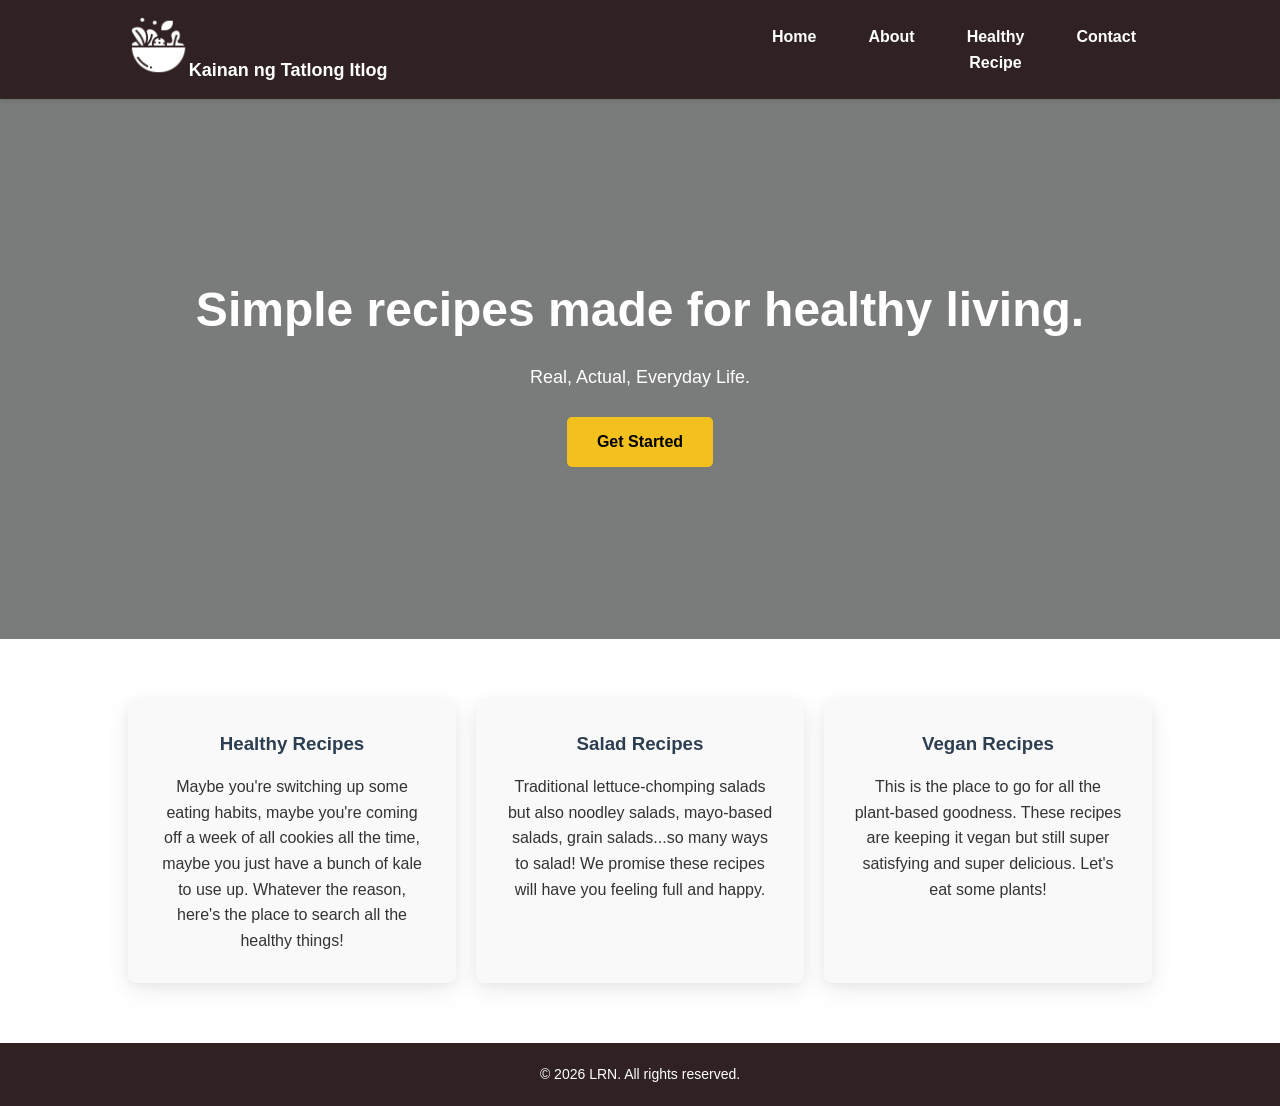
<file: index.html>
<!DOCTYPE html>
<html lang="en">
<head>
    <meta charset="UTF-8">
    <meta name="viewport" content="width=device-width, initial-scale=1.0">
    <title>Document</title>
</head>
<body onload="window.location.href='Simple Website.html'">
    
</body>
</html>
</file>
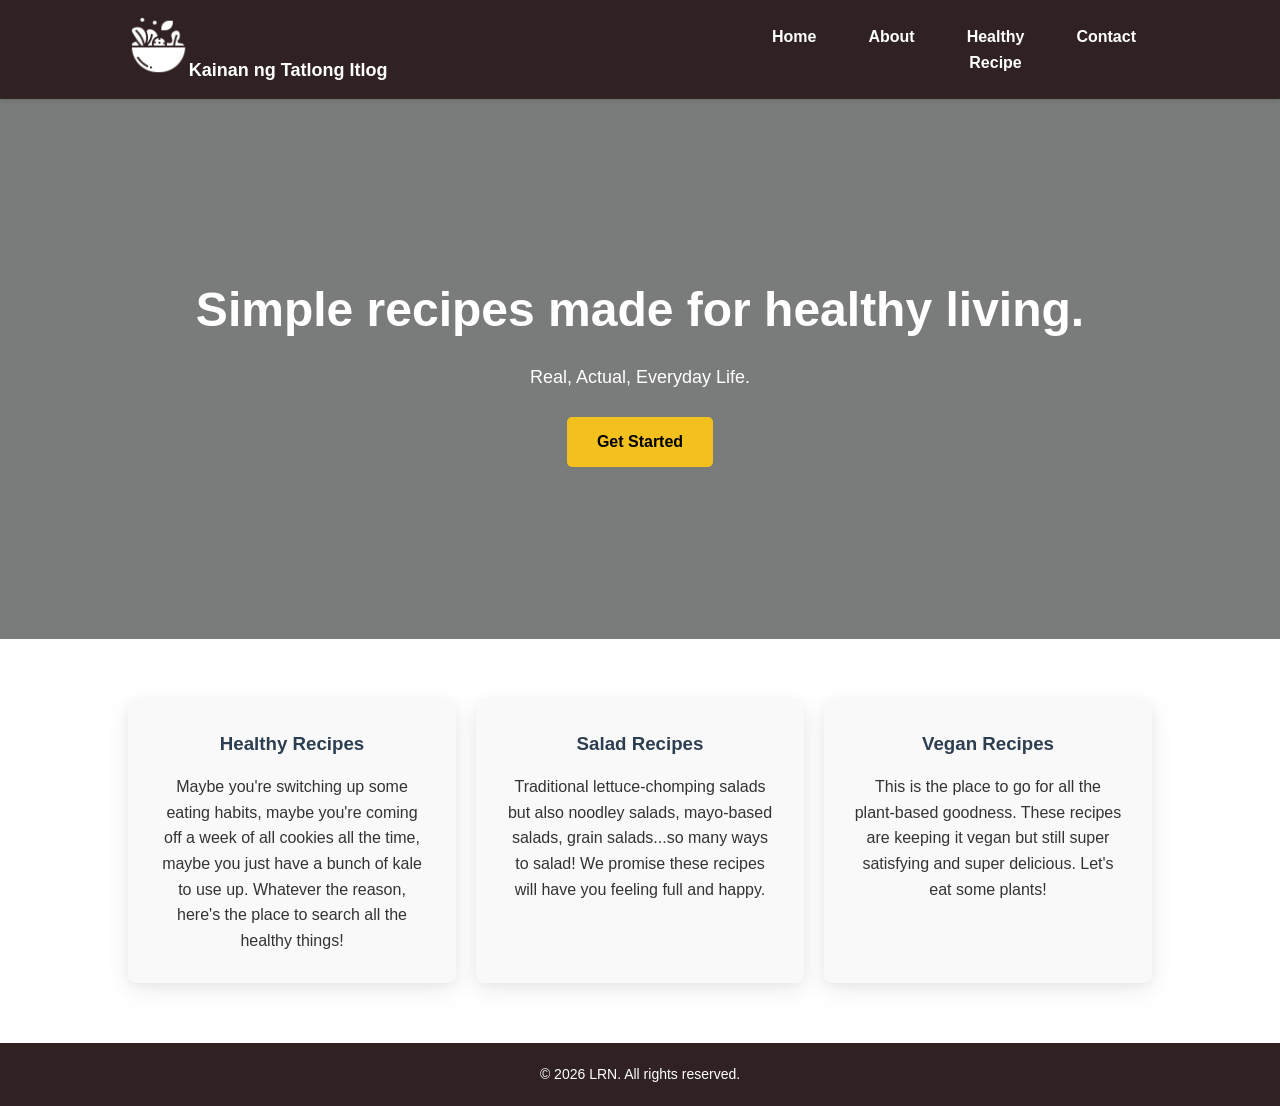
<file: Simple Website.html>
<!DOCTYPE html>
<html lang="en">
<head>
    <meta charset="UTF-8">
    <meta name="viewport" content="width=device-width, initial-scale=1.0">
    <title>Simple Modern Website</title>
    <link rel="stylesheet" href="style.css">
</head>
<body>

    <header class="navbar">
        <div class="logo">
            <img src="Recipes/salad-white.png" alt="Kare-Kare dish" style="width: 10%; height: 10%;"><span>Kainan ng Tatlong Itlog</span><div>
        </div>
        </div>
        <nav>
            <ul class="nav-links">
                <li><a href="#home">Home</a></li>
                <li><a href="#about">About</a></li>
                <li class="dropdown">
                    <a href="#" class="dropbtn">Healthy Recipe</a>
                    <div class="dropdown-content">
                        <a href="japanese_recipes.html">Japanese Recipes</a>
<<<<<<< Updated upstream
                        <a href="#">Rey's Recipe</a>
                        <a href="#">Nath's Recipe</a>
=======
                        <a href="Recipes/salad.html">Salad Recipes</a>
                        <a href="Recipes/kare-kare.html">Filipino Recipes</a>
>>>>>>> Stashed changes
                    </div>
                <li><a href="#contact">Contact</a></li>
            </ul>
        </nav>
    </header>

    <section class="hero">
        <div class="hero-content">
            <h1>Simple recipes made for healthy living.</h1>
            <p>Real, Actual, Everyday Life.</p>
            <a href="#" class="btn">Get Started</a>
        </div>
    </section>

    <section class="features">
        <div class="feature-card">
            <h3>Healthy Recipes</h3>
            <p>Maybe you're switching up some eating habits, maybe you're coming off a week of all cookies all the time, maybe you just have a bunch of kale to use up. Whatever the reason, here's the place to search all the healthy things!</p>
        </div>
        <div class="feature-card">
            <h3>Salad Recipes</h3>
            <p>Traditional lettuce-chomping salads but also noodley salads, mayo-based salads, grain salads...so many ways to salad! We promise these recipes will have you feeling full and happy.</p>
        </div>
        <div class="feature-card">
            <h3>Vegan Recipes</h3>
            <p>This is the place to go for all the plant-based goodness. These recipes are keeping it vegan but still super satisfying and super delicious. Let's eat some plants!</p>
        </div>
    </section>

    <footer class="footer">
        <p>&copy; 2026 LRN. All rights reserved.</p>
    </footer>

</body>
</html>
</file>
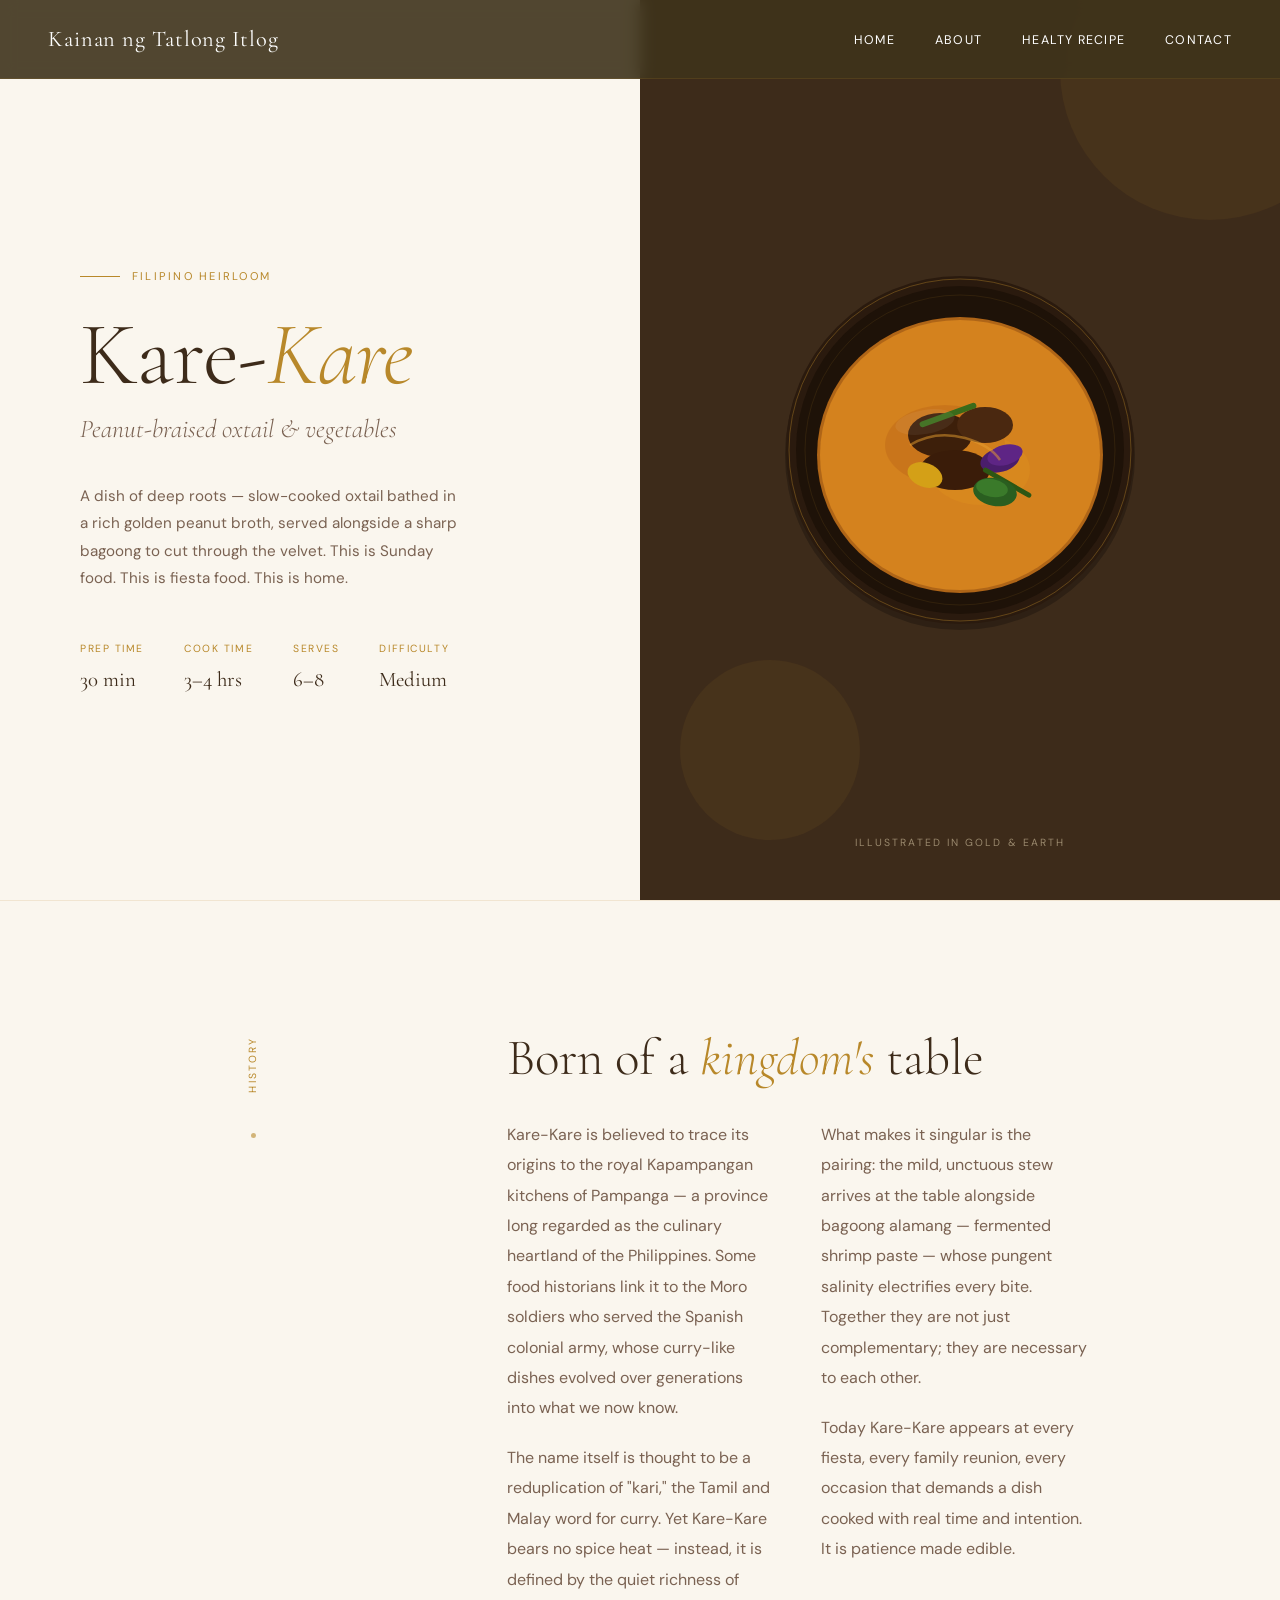
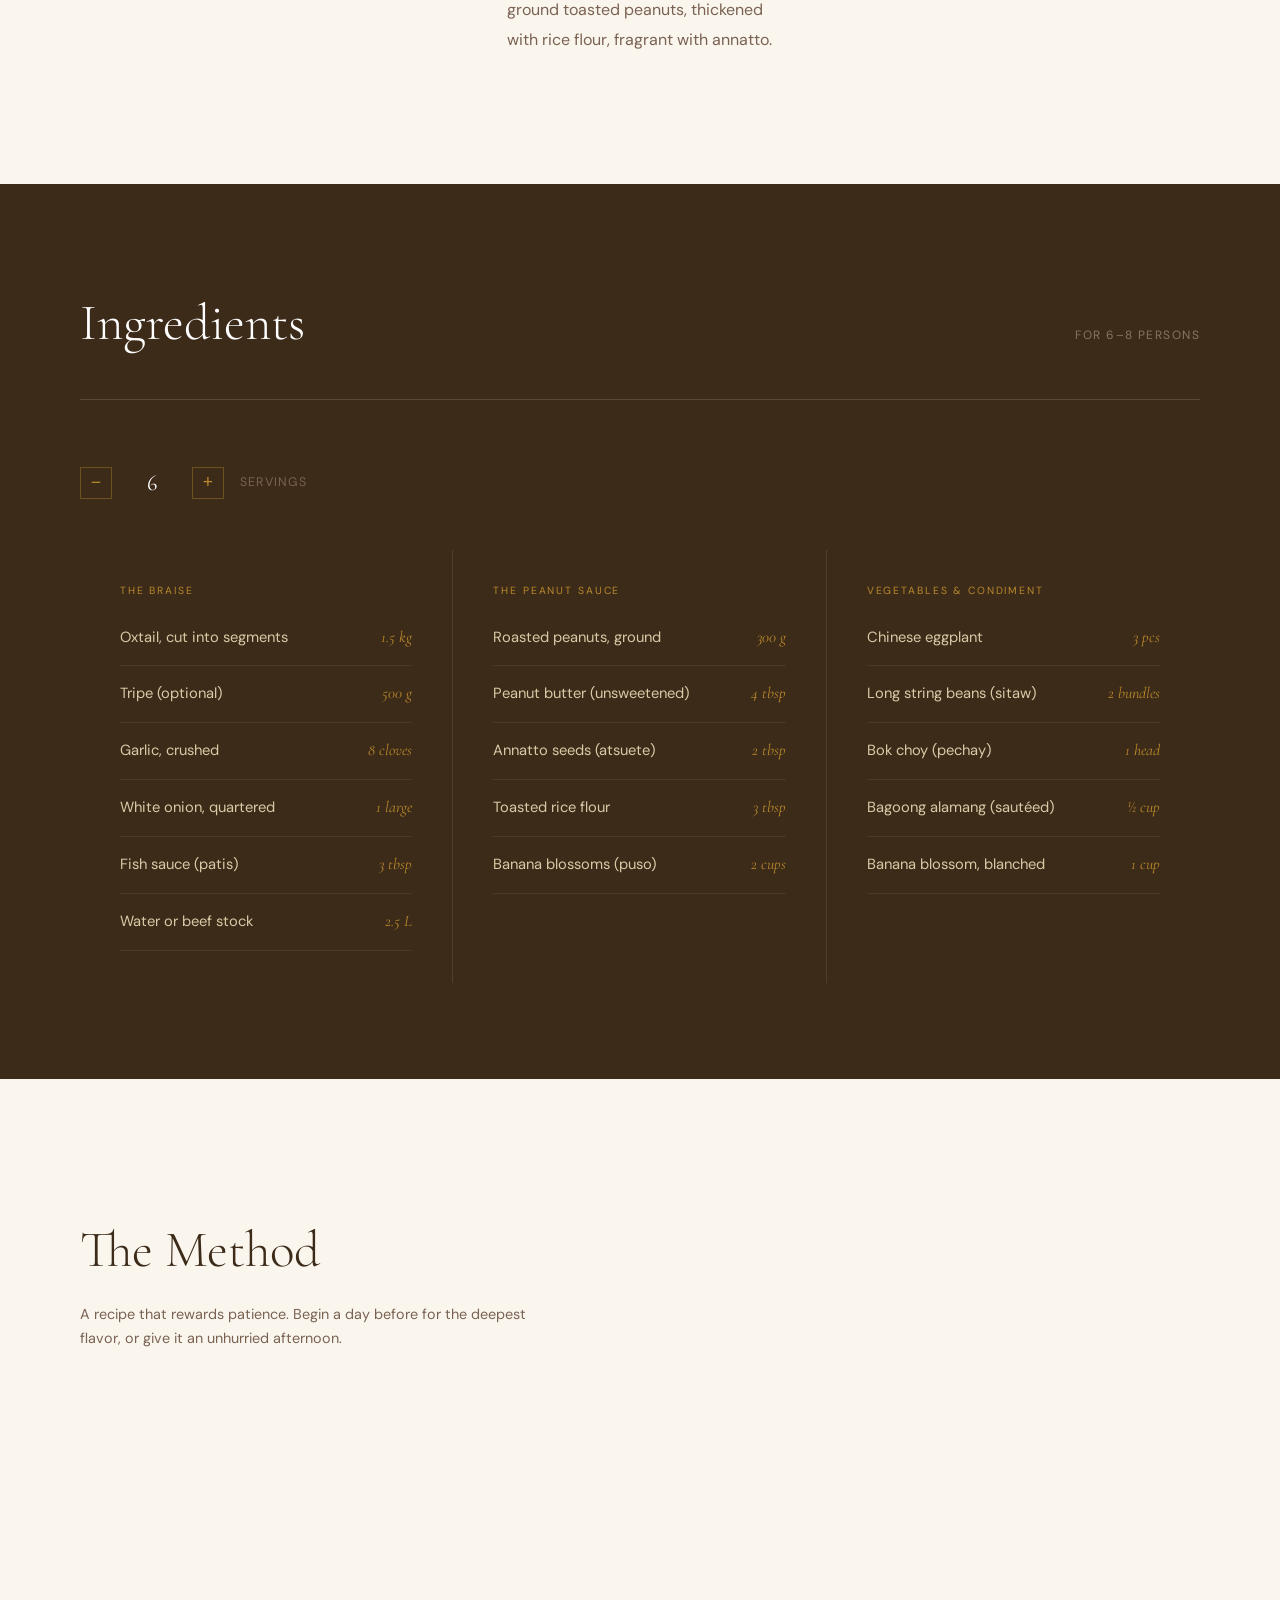
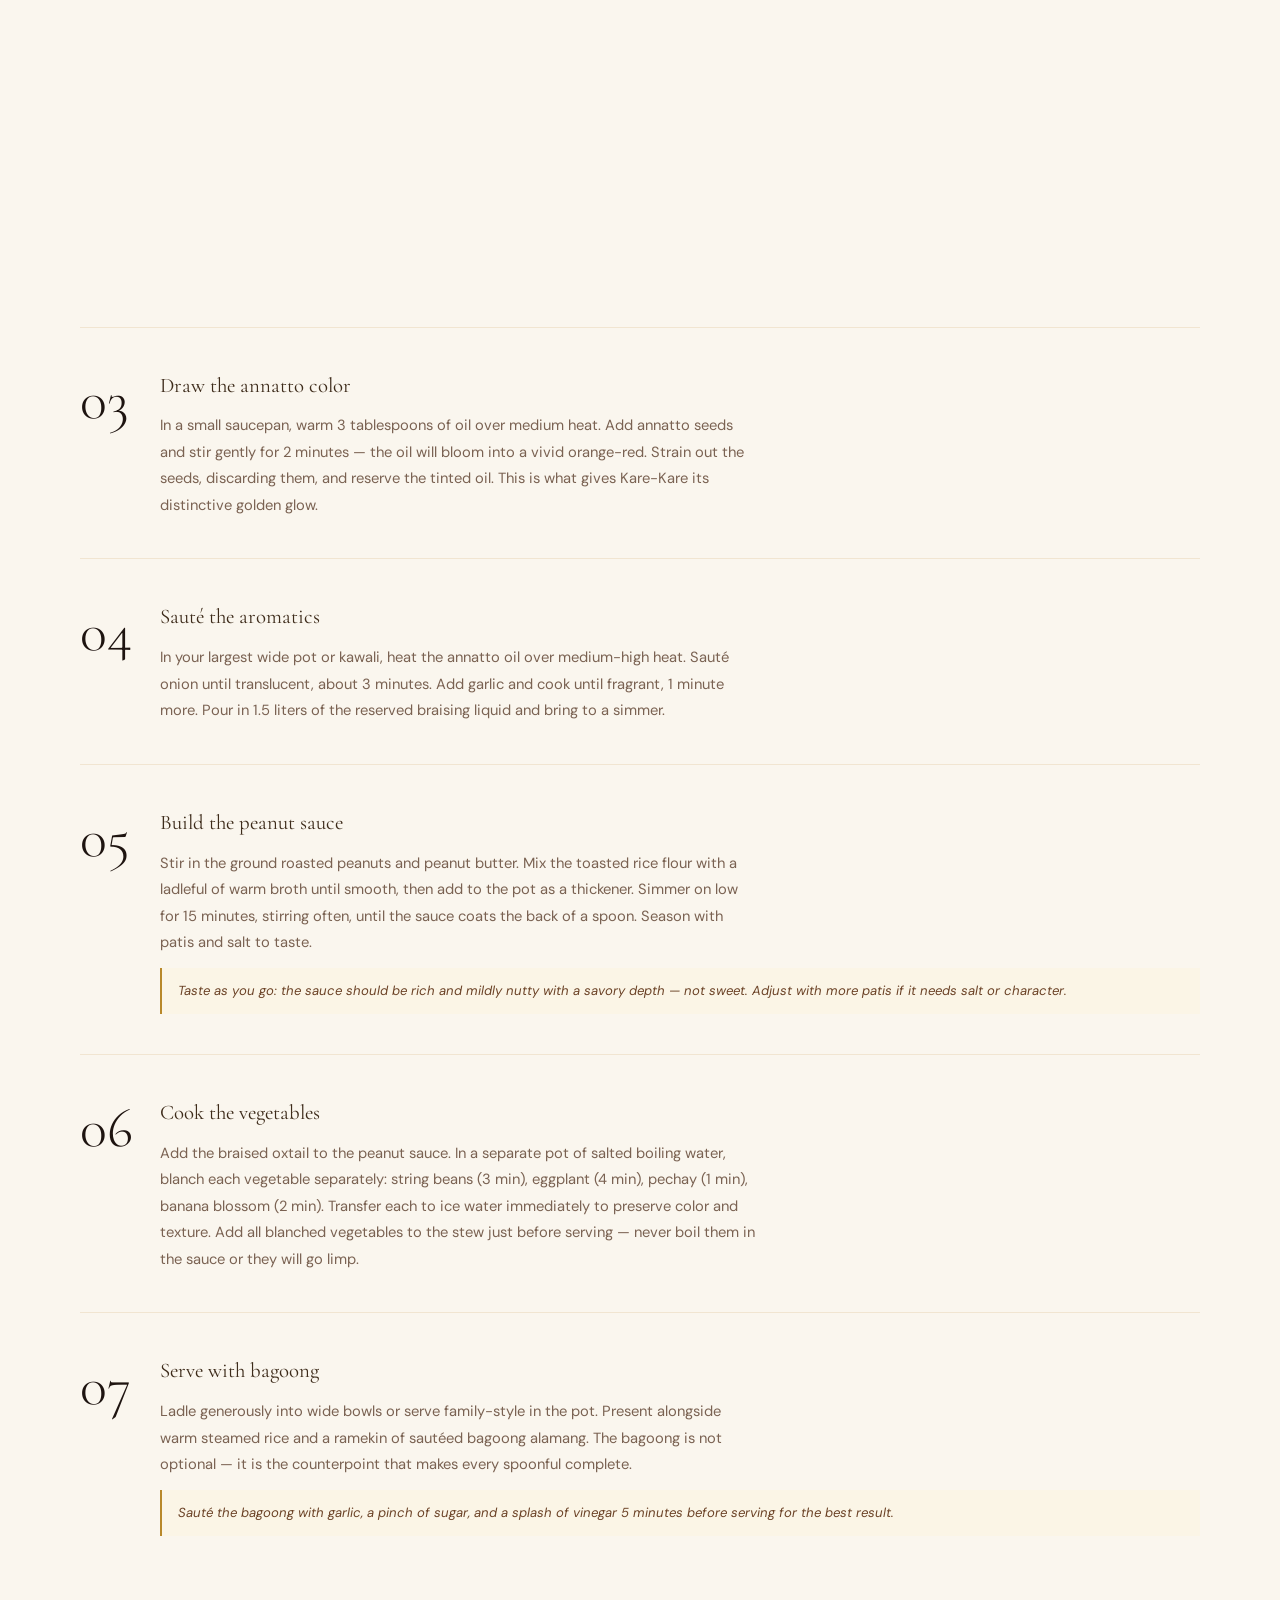
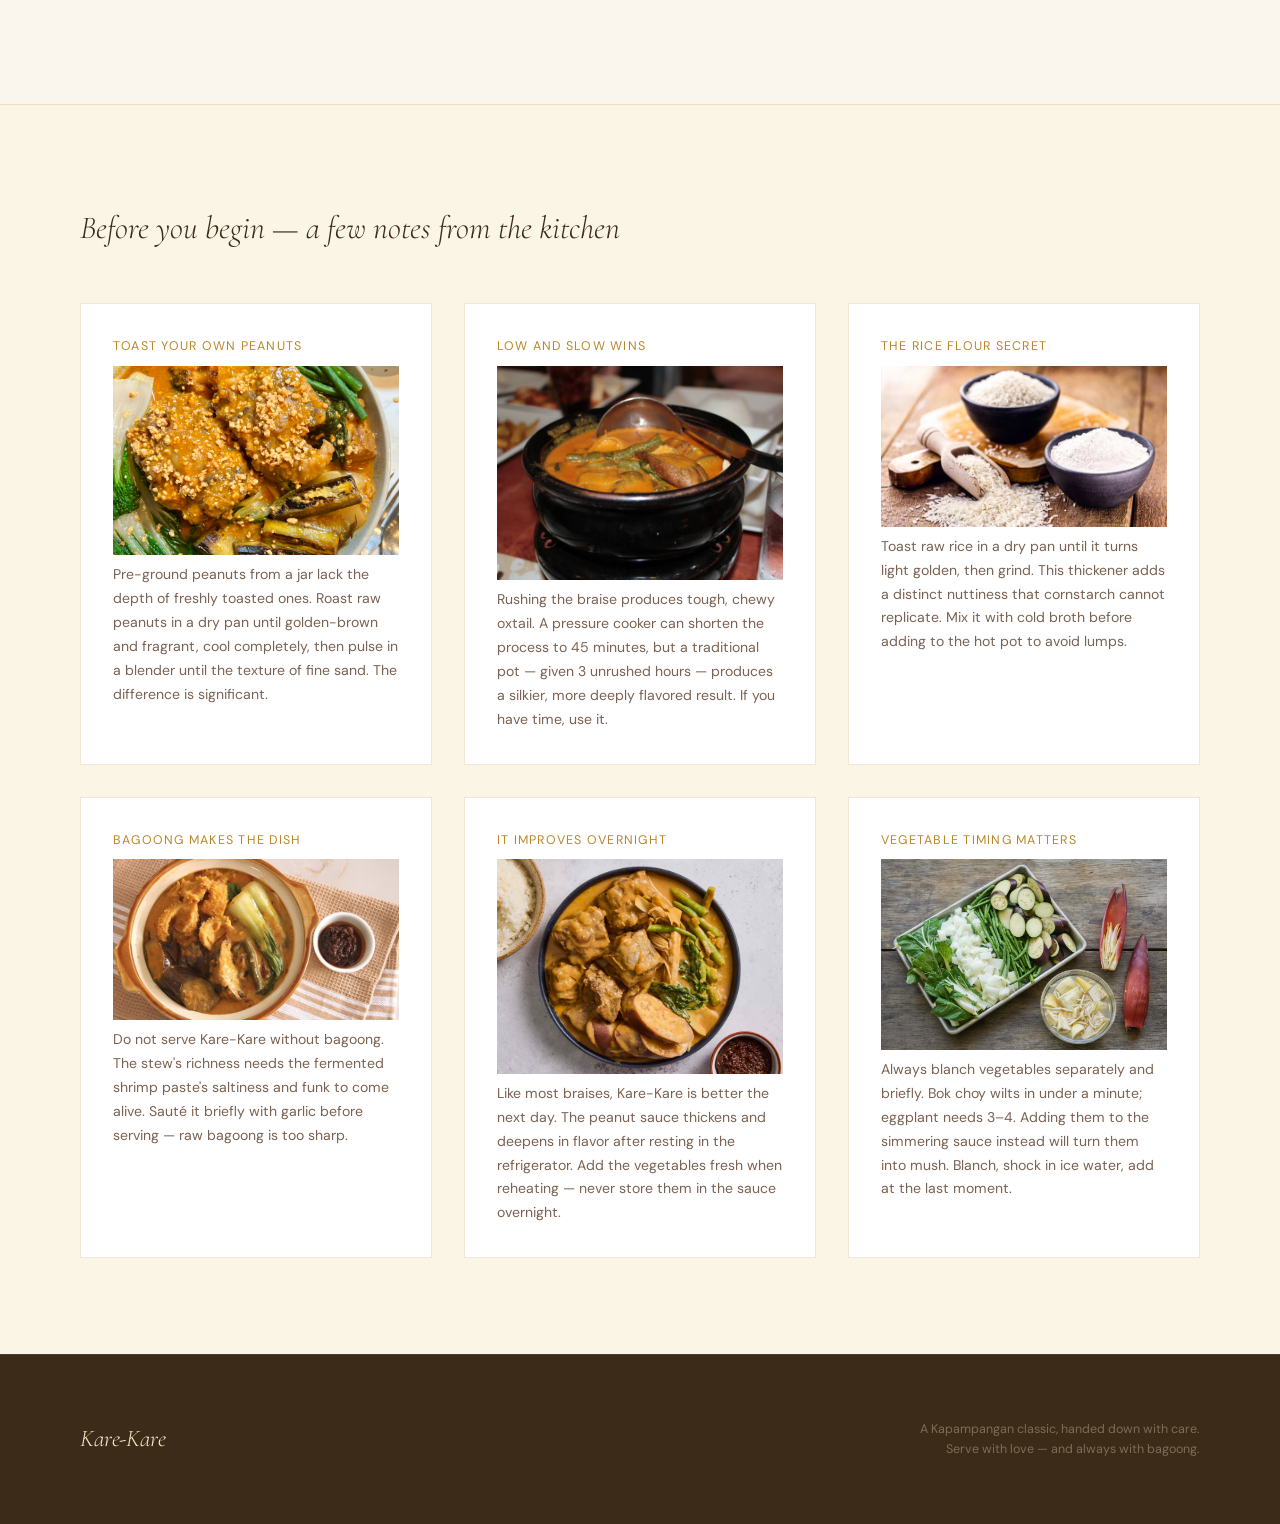
<file: Recipes/kare-kare.html>
<!DOCTYPE html>
<html lang="en">
<head>
<meta charset="UTF-8">
<meta name="viewport" content="width=device-width, initial-scale=1.0">
<title>Kare-Kare — A Filipino Heirloom</title>
<link href="https://fonts.googleapis.com/css2?family=Cormorant+Garamond:ital,wght@0,300;0,400;0,600;1,300;1,400&family=DM+Sans:wght@300;400;500&display=swap" rel="stylesheet">
<link rel="stylesheet" href="style.css">
</head>
<body>

<nav>
  <a href="#" class="nav-brand">Kainan ng Tatlong Itlog</a>
  <ul class="nav-links">
    <li><a href="../Simple Website.html">Home</a></li>
    <li><a href="#ingredients">About</a></li>
    <li><a href="#method">Healty Recipe</a></li>
    <li><a href="#tips">Contact</a></li>
  </ul>
</nav>

<!-- HERO -->
<section class="hero">
  <div class="hero-text">
    <div class="hero-eyebrow">Filipino Heirloom</div>
    <h1 class="hero-title">
      Kare-<em>Kare</em>
    </h1>
    <p class="hero-subtitle">Peanut-braised oxtail &amp; vegetables</p>
    <p class="hero-desc">
      A dish of deep roots — slow-cooked oxtail bathed in a rich golden peanut broth, 
      served alongside a sharp bagoong to cut through the velvet. This is Sunday food. 
      This is fiesta food. This is home.
    </p>
    <div class="hero-meta">
      <div class="meta-item">
        <span class="meta-label">Prep time</span>
        <span class="meta-value">30 min</span>
      </div>
      <div class="meta-item">
        <span class="meta-label">Cook time</span>
        <span class="meta-value">3–4 hrs</span>
      </div>
      <div class="meta-item">
        <span class="meta-label">Serves</span>
        <span class="meta-value">6–8</span>
      </div>
      <div class="meta-item">
        <span class="meta-label">Difficulty</span>
        <span class="meta-value">Medium</span>
      </div>
    </div>
  </div>

  <div class="hero-visual" aria-hidden="true">
    <!-- decorative dots -->
    <div class="pattern-dot" style="width:300px;height:300px;top:-80px;right:-80px;"></div>
    <div class="pattern-dot" style="width:180px;height:180px;bottom:60px;left:40px;"></div>
    <!-- plate illustration -->
    <svg class="hero-plate" viewBox="0 0 380 380" xmlns="http://www.w3.org/2000/svg">
      <!-- outer rim shadow -->
      <circle cx="190" cy="195" r="175" fill="rgba(0,0,0,0.25)"/>
      <!-- plate rim -->
      <circle cx="190" cy="190" r="174" fill="#2A1A0E"/>
      <circle cx="190" cy="190" r="171" fill="none" stroke="#B8882A" stroke-width="1" opacity="0.4"/>
      <circle cx="190" cy="190" r="164" fill="#1E1208"/>
      <circle cx="190" cy="190" r="155" fill="none" stroke="#B8882A" stroke-width="0.5" opacity="0.25"/>
      <!-- peanut broth base -->
      <ellipse cx="190" cy="195" rx="143" ry="138" fill="#C9741A" opacity="0.85"/>
      <ellipse cx="190" cy="195" rx="140" ry="135" fill="#D4821E"/>
      <!-- texture swirls -->
      <ellipse cx="175" cy="185" rx="60" ry="40" fill="#C06B18" opacity="0.5"/>
      <ellipse cx="210" cy="210" rx="50" ry="35" fill="#E0951F" opacity="0.3"/>
      <!-- oxtail pieces -->
      <ellipse cx="170" cy="175" rx="32" ry="22" fill="#3D1F0A" rx="6"/>
      <ellipse cx="215" cy="165" rx="28" ry="18" fill="#4A2810"/>
      <ellipse cx="185" cy="210" rx="35" ry="20" fill="#3A1C09"/>
      <!-- eggplant -->
      <ellipse cx="230" cy="200" rx="20" ry="12" fill="#4A1D6B" transform="rotate(-15,230,200)"/>
      <ellipse cx="235" cy="195" rx="18" ry="10" fill="#5E2585" transform="rotate(-15,235,195)"/>
      <!-- banana blossom / puso -->
      <ellipse cx="155" cy="215" rx="18" ry="12" fill="#D4A017" transform="rotate(20,155,215)"/>
      <!-- string beans -->
      <rect x="148" y="152" width="60" height="6" rx="3" fill="#3A6B1A" transform="rotate(-20,178,155)"/>
      <rect x="210" y="220" width="55" height="5" rx="2.5" fill="#2D5614" transform="rotate(30,237,222)"/>
      <!-- pechay / bok choy -->
      <ellipse cx="225" cy="232" rx="22" ry="14" fill="#2A5E20" transform="rotate(10,225,232)"/>
      <ellipse cx="222" cy="228" rx="16" ry="9" fill="#3A7A2A" transform="rotate(10,222,228)"/>
      <!-- highlight on broth -->
      <ellipse cx="155" cy="162" rx="30" ry="12" fill="white" opacity="0.06" transform="rotate(-10,155,162)"/>
      <!-- annatto color swirl highlight -->
      <path d="M140,185 Q165,170 195,178 Q220,185 230,200" stroke="#E8A030" stroke-width="2.5" fill="none" opacity="0.5"/>
    </svg>
    <span class="hero-visual-label">Illustrated in gold & earth</span>
  </div>
</section>

<!-- STORY -->
<section class="section-story" id="story">
  <div style="display:flex;flex-direction:column;align-items:center;gap:2rem;padding-top:0.5rem;">
    <span class="section-label">History</span>
    <div class="gold-divider-dot"></div>
  </div>
  <div class="story-content">
    <h2 class="story-heading">
      Born of a <em>kingdom's</em> table
    </h2>
    <div class="story-body">
      <p>Kare-Kare is believed to trace its origins to the royal Kapampangan kitchens of Pampanga — a province long regarded as the culinary heartland of the Philippines. Some food historians link it to the Moro soldiers who served the Spanish colonial army, whose curry-like dishes evolved over generations into what we now know.</p>
      <p>The name itself is thought to be a reduplication of "kari," the Tamil and Malay word for curry. Yet Kare-Kare bears no spice heat — instead, it is defined by the quiet richness of ground toasted peanuts, thickened with rice flour, fragrant with annatto.</p>
      <p>What makes it singular is the pairing: the mild, unctuous stew arrives at the table alongside bagoong alamang — fermented shrimp paste — whose pungent salinity electrifies every bite. Together they are not just complementary; they are necessary to each other.</p>
      <p>Today Kare-Kare appears at every fiesta, every family reunion, every occasion that demands a dish cooked with real time and intention. It is patience made edible.</p>
    </div>
  </div>
</section>

<!-- INGREDIENTS -->
<section class="section-ingredients" id="ingredients">
  <div class="ingredients-header">
    <h2 class="ingredients-title">Ingredients</h2>
    <span class="ingredients-subtitle">For 6–8 persons</span>
  </div>

  <div class="serving-toggle">
    <button class="serving-btn" onclick="changeServing(-1)" aria-label="Fewer servings">−</button>
    <span class="serving-count" id="serving-display">6</span>
    <button class="serving-btn" onclick="changeServing(1)" aria-label="More servings">+</button>
    <span class="serving-label">servings</span>
  </div>

  <div class="ingredients-grid">
    <div class="ing-group">
      <p class="ing-group-title">The braise</p>
      <ul class="ing-list" id="main-list">
        <li class="ing-item"><span class="ing-name">Oxtail, cut into segments</span><span class="ing-amount" data-base="1.5" data-unit="kg">1.5 kg</span></li>
        <li class="ing-item"><span class="ing-name">Tripe (optional)</span><span class="ing-amount" data-base="0.5" data-unit="kg">500 g</span></li>
        <li class="ing-item"><span class="ing-name">Garlic, crushed</span><span class="ing-amount" data-base="8" data-unit="cloves">8 cloves</span></li>
        <li class="ing-item"><span class="ing-name">White onion, quartered</span><span class="ing-amount" data-base="1" data-unit="large">1 large</span></li>
        <li class="ing-item"><span class="ing-name">Fish sauce (patis)</span><span class="ing-amount" data-base="3" data-unit="tbsp">3 tbsp</span></li>
        <li class="ing-item"><span class="ing-name">Water or beef stock</span><span class="ing-amount" data-base="2.5" data-unit="L">2.5 L</span></li>
      </ul>
    </div>

    <div class="ing-group">
      <p class="ing-group-title">The peanut sauce</p>
      <ul class="ing-list" id="sauce-list">
        <li class="ing-item"><span class="ing-name">Roasted peanuts, ground</span><span class="ing-amount" data-base="300" data-unit="g">300 g</span></li>
        <li class="ing-item"><span class="ing-name">Peanut butter (unsweetened)</span><span class="ing-amount" data-base="4" data-unit="tbsp">4 tbsp</span></li>
        <li class="ing-item"><span class="ing-name">Annatto seeds (atsuete)</span><span class="ing-amount" data-base="2" data-unit="tbsp">2 tbsp</span></li>
        <li class="ing-item"><span class="ing-name">Toasted rice flour</span><span class="ing-amount" data-base="3" data-unit="tbsp">3 tbsp</span></li>
        <li class="ing-item"><span class="ing-name">Banana blossoms (puso)</span><span class="ing-amount" data-base="2" data-unit="cups">2 cups</span></li>
      </ul>
    </div>

    <div class="ing-group">
      <p class="ing-group-title">Vegetables &amp; condiment</p>
      <ul class="ing-list" id="veg-list">
        <li class="ing-item"><span class="ing-name">Chinese eggplant</span><span class="ing-amount" data-base="3" data-unit="pcs">3 pcs</span></li>
        <li class="ing-item"><span class="ing-name">Long string beans (sitaw)</span><span class="ing-amount" data-base="2" data-unit="bundles">2 bundles</span></li>
        <li class="ing-item"><span class="ing-name">Bok choy (pechay)</span><span class="ing-amount" data-base="1" data-unit="head">1 head</span></li>
        <li class="ing-item"><span class="ing-name">Bagoong alamang (sautéed)</span><span class="ing-amount" data-base="0.5" data-unit="cup">½ cup</span></li>
        <li class="ing-item"><span class="ing-name">Banana blossom, blanched</span><span class="ing-amount" data-base="1" data-unit="cup">1 cup</span></li>
      </ul>
    </div>
  </div>
</section>

<!-- METHOD -->
<section class="section-method" id="method">
  <div class="method-header">
    <h2 class="method-title">The Method</h2>
    <p class="method-intro">A recipe that rewards patience. Begin a day before for the deepest flavor, or give it an unhurried afternoon.</p>
  </div>

  <div class="steps">
    <div class="step">
      <div class="step-number">01</div>
      <div class="step-content">
        <h3 class="step-title">Blanch the oxtail</h3>
        <p class="step-body">Place oxtail (and tripe, if using) in a large pot with cold water. Bring to a rolling boil and cook for 5 minutes. Drain and rinse each piece under cold running water. This removes impurities and ensures a clean, clear broth.</p>
      </div>
    </div>

    <div class="step">
      <div class="step-number">02</div>
      <div class="step-content">
        <h3 class="step-title">Build the broth</h3>
        <p class="step-body">Return blanched oxtail to the pot. Add garlic, onion, patis, and enough water or stock to cover by 5 cm. Bring to a boil, skim any foam, then reduce heat to a gentle simmer. Cook low and slow for 2.5 to 3.5 hours, until the meat is tender enough to yield easily to a fork but still holds its shape.</p>
        <div class="step-tip">Reserve all the braising liquid — this becomes the base of your sauce. You should have at least 1.5 liters when done.</div>
      </div>
    </div>

    <div class="step">
      <div class="step-number">03</div>
      <div class="step-content">
        <h3 class="step-title">Draw the annatto color</h3>
        <p class="step-body">In a small saucepan, warm 3 tablespoons of oil over medium heat. Add annatto seeds and stir gently for 2 minutes — the oil will bloom into a vivid orange-red. Strain out the seeds, discarding them, and reserve the tinted oil. This is what gives Kare-Kare its distinctive golden glow.</p>
      </div>
    </div>

    <div class="step">
      <div class="step-number">04</div>
      <div class="step-content">
        <h3 class="step-title">Sauté the aromatics</h3>
        <p class="step-body">In your largest wide pot or kawali, heat the annatto oil over medium-high heat. Sauté onion until translucent, about 3 minutes. Add garlic and cook until fragrant, 1 minute more. Pour in 1.5 liters of the reserved braising liquid and bring to a simmer.</p>
      </div>
    </div>

    <div class="step">
      <div class="step-number">05</div>
      <div class="step-content">
        <h3 class="step-title">Build the peanut sauce</h3>
        <p class="step-body">Stir in the ground roasted peanuts and peanut butter. Mix the toasted rice flour with a ladleful of warm broth until smooth, then add to the pot as a thickener. Simmer on low for 15 minutes, stirring often, until the sauce coats the back of a spoon. Season with patis and salt to taste.</p>
        <div class="step-tip">Taste as you go: the sauce should be rich and mildly nutty with a savory depth — not sweet. Adjust with more patis if it needs salt or character.</div>
      </div>
    </div>

    <div class="step">
      <div class="step-number">06</div>
      <div class="step-content">
        <h3 class="step-title">Cook the vegetables</h3>
        <p class="step-body">Add the braised oxtail to the peanut sauce. In a separate pot of salted boiling water, blanch each vegetable separately: string beans (3 min), eggplant (4 min), pechay (1 min), banana blossom (2 min). Transfer each to ice water immediately to preserve color and texture. Add all blanched vegetables to the stew just before serving — never boil them in the sauce or they will go limp.</p>
      </div>
    </div>

    <div class="step">
      <div class="step-number">07</div>
      <div class="step-content">
        <h3 class="step-title">Serve with bagoong</h3>
        <p class="step-body">Ladle generously into wide bowls or serve family-style in the pot. Present alongside warm steamed rice and a ramekin of sautéed bagoong alamang. The bagoong is not optional — it is the counterpoint that makes every spoonful complete.</p>
        <div class="step-tip">Sauté the bagoong with garlic, a pinch of sugar, and a splash of vinegar 5 minutes before serving for the best result.</div>
      </div>
    </div>
  </div>
</section>

<!-- TIPS -->
<section class="section-tips" id="tips">
  <h2 class="tips-title">Before you begin — a few notes from the kitchen</h2>
  <div class="tips-grid">
    <div class="tip-card">
      <p class="tip-heading">Toast your own peanuts</p>
      <img src="peanuts.webp" alt="Kare-Kare dish" style="width: 100%; height: auto;">
      <p class="tip-body">Pre-ground peanuts from a jar lack the depth of freshly toasted ones. Roast raw peanuts in a dry pan until golden-brown and fragrant, cool completely, then pulse in a blender until the texture of fine sand. The difference is significant.</p>
    </div>
    <div class="tip-card">
      <p class="tip-heading">Low and slow wins</p>
      <img src="oxtails.jfif" alt="Kare-Kare dish" style="width: 100%; height: auto;">
      <p class="tip-body">Rushing the braise produces tough, chewy oxtail. A pressure cooker can shorten the process to 45 minutes, but a traditional pot — given 3 unrushed hours — produces a silkier, more deeply flavored result. If you have time, use it.</p>
    </div>
    <div class="tip-card">
      <p class="tip-heading">The rice flour secret</p>
      <img src="riceflour.jpg" alt="Kare-Kare dish" style="width: 100%; height: auto;">
      <p class="tip-body">Toast raw rice in a dry pan until it turns light golden, then grind. This thickener adds a distinct nuttiness that cornstarch cannot replicate. Mix it with cold broth before adding to the hot pot to avoid lumps.</p>
    </div>
    <div class="tip-card">
      <p class="tip-heading">Bagoong makes the dish</p>
      <img src="kare-kare.jpg" alt="Kare-Kare dish" style="width: 100%; height: auto;">
      <p class="tip-body">Do not serve Kare-Kare without bagoong. The stew's richness needs the fermented shrimp paste's saltiness and funk to come alive. Sauté it briefly with garlic before serving — raw bagoong is too sharp.</p>
    </div>
    <div class="tip-card">
      <p class="tip-heading">It improves overnight</p>
      <img src="kare-kare-2.jfif" alt="Kare-Kare dish" style="width: 100%; height: auto;">
      <p class="tip-body">Like most braises, Kare-Kare is better the next day. The peanut sauce thickens and deepens in flavor after resting in the refrigerator. Add the vegetables fresh when reheating — never store them in the sauce overnight.</p>
    </div>
    <div class="tip-card">
      <p class="tip-heading">Vegetable timing matters</p>
      <img src="veg-tray.jpg" alt="Kare-Kare dish" style="width: 100%; height: auto;">
      <p class="tip-body">Always blanch vegetables separately and briefly. Bok choy wilts in under a minute; eggplant needs 3–4. Adding them to the simmering sauce instead will turn them into mush. Blanch, shock in ice water, add at the last moment.</p>
    </div>
  </div>
</section>

<footer>
  <div class="footer-brand">Kare-Kare</div>
  <div class="footer-note">
    A Kapampangan classic, handed down with care.<br>
    Serve with love — and always with bagoong.
  </div>
</footer>

<script>
  let servings = 6;
  const baseServings = 6;

  function changeServing(delta) {
    servings = Math.max(1, Math.min(20, servings + delta));
    document.getElementById('serving-display').textContent = servings;
    const ratio = servings / baseServings;

    document.querySelectorAll('[data-base]').forEach(el => {
      const base = parseFloat(el.dataset.base);
      const unit = el.dataset.unit;
      const scaled = base * ratio;

      let display;
      if (unit === 'kg' || unit === 'L') {
        display = scaled < 1 ? Math.round(scaled * 1000) + (unit === 'kg' ? ' g' : ' ml') : (Math.round(scaled * 10) / 10) + ' ' + unit;
      } else if (unit === 'cloves' || unit === 'tbsp' || unit === 'cups' || unit === 'cup' || unit === 'pcs' || unit === 'bundles' || unit === 'head' || unit === 'large') {
        const rounded = Math.round(scaled * 2) / 2;
        const frac = rounded % 1 === 0.5 ? rounded - 0.5 + '½' : Math.round(rounded);
        display = frac + ' ' + unit;
      } else if (unit === 'g') {
        display = Math.round(scaled) + ' g';
      } else {
        display = (Math.round(scaled * 10) / 10) + ' ' + unit;
      }
      el.textContent = display;
    });
  }

  // smooth reveal on scroll
  const observer = new IntersectionObserver((entries) => {
    entries.forEach(e => {
      if (e.isIntersecting) {
        e.target.style.opacity = '1';
        e.target.style.transform = 'translateY(0)';
      }
    });
  }, { threshold: 0.1 });

  document.querySelectorAll('.step, .tip-card, .ing-group').forEach(el => {
    el.style.opacity = '0';
    el.style.transform = 'translateY(20px)';
    el.style.transition = 'opacity 0.6s ease, transform 0.6s ease';
    observer.observe(el);
  });
</script>
</body>
</html>
</file>
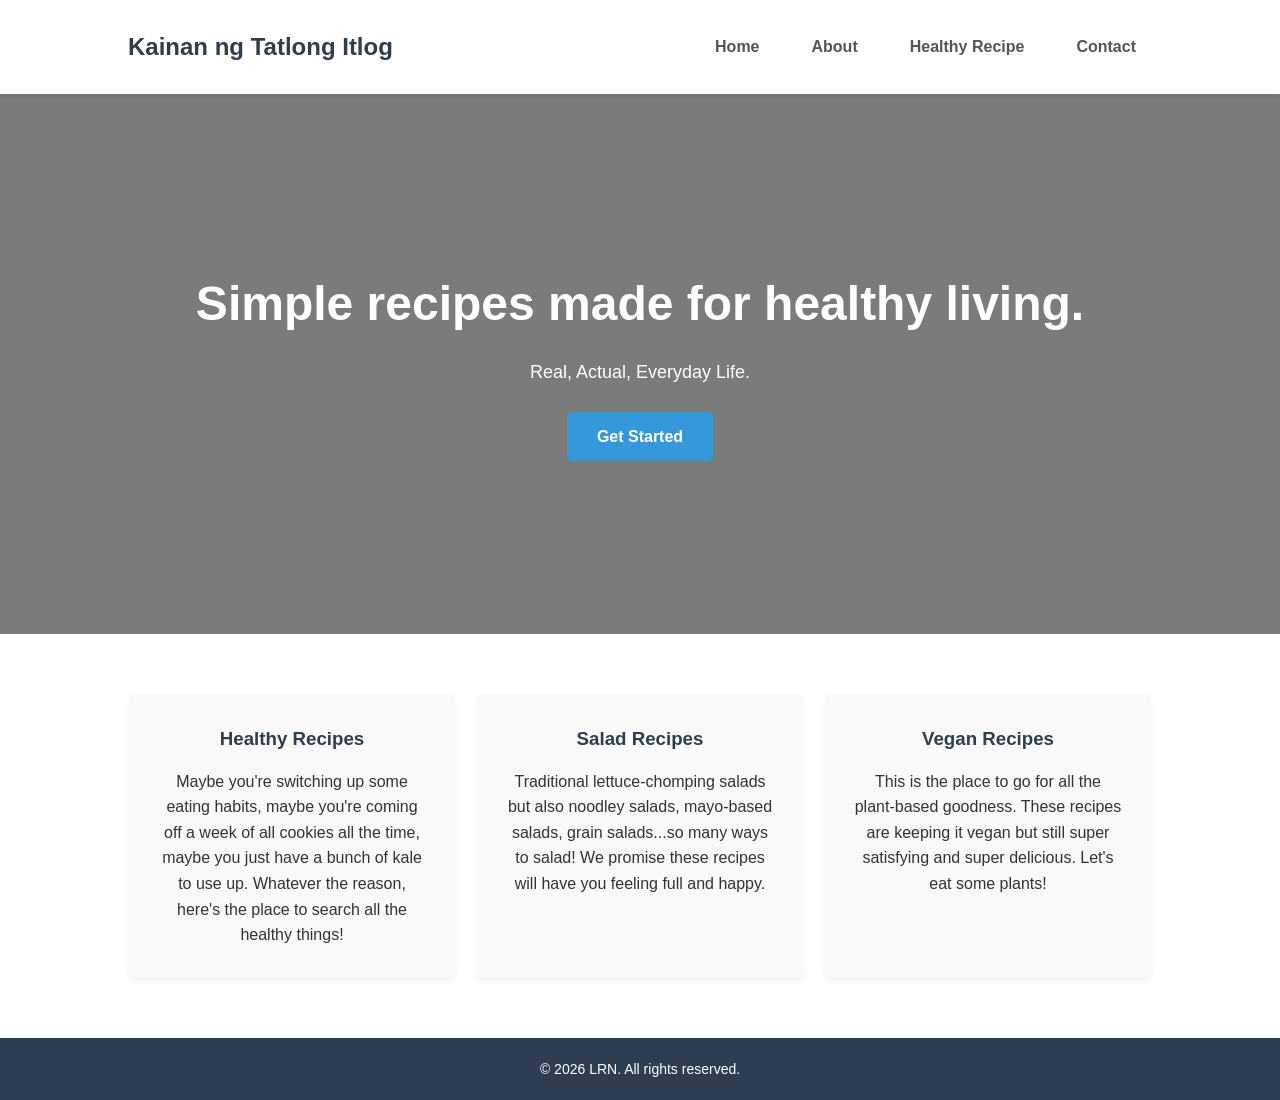
<file: Simple Website/Simple Website.html>
<!DOCTYPE html>
<html lang="en">
<head>
    <meta charset="UTF-8">
    <meta name="viewport" content="width=device-width, initial-scale=1.0">
    <title>Simple Modern Website</title>
    <link rel="stylesheet" href="style.css">
</head>
<body>

    <header class="navbar">
        <div class="logo">Kainan ng Tatlong Itlog</div>
        <nav>
            <ul class="nav-links">
                <li><a href="#home">Home</a></li>
                <li><a href="#about">About</a></li>
                <li class="dropdown">
                    <a href="#" class="dropbtn">Healthy Recipe</a>
                    <div class="dropdown-content">
                        <a href="#">Loudel's Recipe</a>
                        <a href="#">Rey's Recipe</a>
                        <a href="#">Nath's Recipe</a>
                    </div>
                <li><a href="#contact">Contact</a></li>
            </ul>
        </nav>
    </header>

    <section class="hero">
        <div class="hero-content">
            <h1>Simple recipes made for healthy living.</h1>
            <p>Real, Actual, Everyday Life.</p>
            <a href="#" class="btn">Get Started</a>
        </div>
    </section>

    <section class="features">
        <div class="feature-card">
            <h3>Healthy Recipes</h3>
            <p>Maybe you're switching up some eating habits, maybe you're coming off a week of all cookies all the time, maybe you just have a bunch of kale to use up. Whatever the reason, here's the place to search all the healthy things!</p>
        </div>
        <div class="feature-card">
            <h3>Salad Recipes</h3>
            <p>Traditional lettuce-chomping salads but also noodley salads, mayo-based salads, grain salads...so many ways to salad! We promise these recipes will have you feeling full and happy.</p>
        </div>
        <div class="feature-card">
            <h3>Vegan Recipes</h3>
            <p>This is the place to go for all the plant-based goodness. These recipes are keeping it vegan but still super satisfying and super delicious. Let's eat some plants!</p>
        </div>
    </section>

    <footer class="footer">
        <p>&copy; 2026 LRN. All rights reserved.</p>
    </footer>

</body>
</html>
</file>
<file: style.css>
* {
    margin: 0;
    padding: 0;
    box-sizing: border-box;
    font-family: 'Segoe UI', Tahoma, Geneva, Verdana, sans-serif;
}

body {
    background-color: #f4f7f6;
    color: #333;
    line-height: 1.6;
}

/* Navbar */
.navbar {
    display: flex;
    justify-content: space-between;
    align-items: center;
    padding: 10px 10%;
    background-color: #302222;
    box-shadow: 0 2px 5px rgba(0,0,0,0.1);
}

.navbar .logo {
    align-items: center;
    font-size: 18px;
    font-weight: bold;
    color: #ffffff;
}

.nav-links {
    list-style: none;
    display: flex;
}

.nav-links li {
    margin-left: 20px;
}

.nav-links a {
    text-decoration: none;
    color: #ffffff;
    font-weight: 600;
    transition: color 0.3s;
}

.nav-links a:hover {
    color: #f3c11e;
}
li a, .dropbtn {
  display: inline-block;
  color: #302222;
  text-align: center;
  padding: 14px 16px;
  text-decoration: none;
}

li a:hover, .dropdown:hover .dropbtn {
  
}

li.dropdown {
  display: inline-block;
}

.dropdown-content {
  display: none;
  position: absolute;
  background-color: #302222;
  min-width: 160px;
  box-shadow: 0px 8px 16px 0px rgba(0,0,0,0.2);
  z-index: 1;
}

.dropdown-content a {
  color: white;
  padding: 12px 16px;
  text-decoration: none;
  display: block;
  text-align: left;
}

.dropdown-content a:hover {background-color: #493535
    ;}

.dropdown:hover .dropdown-content {
  display: block;

}
/* Hero Section */
.hero {
    background: linear-gradient(rgba(0, 0, 0, 0.5), rgba(0, 0, 0, 0.5)), 
                url('https://www.worldanimalprotection.ca/cdn-cgi/image/width=800,format=auto,fit=cover/siteassets/shutterstock_722718097.jpg') no-repeat center center/cover;
    height: 60vh;
    display: flex;
    justify-content: center;
    align-items: center;
    text-align: center;
    color: white;
    padding: 0 20px;
}

.hero-content h1 {
    font-size: 48px;
    margin-bottom: 15px;
}

.hero-content p {
    font-size: 18px;
    margin-bottom: 25px;
    max-width: 600px;
    margin-left: auto;
    margin-right: auto;
}

.btn {
    display: inline-block;
    background-color: #f3c11e;
    color: black;
    padding: 12px 30px;
    text-decoration: none;
    border-radius: 5px;
    font-weight: bold;
    transition: background 0.3s;
}

.btn:hover {
    background-color: #8a742e;
}

/* Features Section */
.features {
    display: flex;
    justify-content: space-around;
    padding: 60px 10%;
    background-color: #ffffff;
    gap: 20px;
    flex-wrap: wrap;
}

.feature-card {
    flex: 1;
    min-width: 250px;
    padding: 30px;
    text-align: center;
    background: #f9f9f9;
    border-radius: 8px;
    box-shadow:
    0 2px 8px rgba(0, 0, 0, 0.04),
    0 8px 24px rgba(0, 0, 0, 0.08);
    transition: transform 0.3s;
}

.feature-card:hover {
    transform: translateY(-5px);
}

.feature-card h3 {
    margin-bottom: 15px;
    color: #2c3e50;
}

/* Footer */
.footer {
    text-align: center;
    padding: 20px;
    background-color: #302222;
    color: white;
    font-size: 14px;
}

/* Responsive Design */
@media (max-width: 768px) {
    .navbar {
        flex-direction: column;
        gap: 15px;
    }
    .nav-links {
        padding: 0;
    }
    .hero-content h1 {
        font-size: 32px;
    }
}
</file>
<file: Recipes/style.css>
*, *::before, *::after { box-sizing: border-box; margin: 0; padding: 0; }

  :root {
    --gold: #B8882A;
    --gold-light: #F5E6C0;
    --gold-pale: #FBF5E6;
    --ochre: #C9741A;
    --brown: #3D2B1A;
    --brown-mid: #6B4226;
    --cream: #FAF6EE;
    --ink: #1E1410;
    --muted: #7A6252;
    --white: #FFFFFF;
    --serif: 'Cormorant Garamond', Georgia, serif;
    --sans: 'DM Sans', system-ui, sans-serif;
  }

  html { scroll-behavior: smooth; }

  body {
    font-family: var(--sans);
    background: var(--cream);
    color: var(--ink);
    line-height: 1.7;
    overflow-x: hidden;
  }

  /* ── NAV ── */
  nav {
    position: fixed;
    top: 0; left: 0; right: 0;
    z-index: 100;
    display: flex;
    align-items: center;
    justify-content: space-between;
    padding: 1.25rem 3rem;
    background: rgba(63, 51, 27, 0.9);
    backdrop-filter: blur(8px);
    border-bottom: 1px solid rgba(184, 136, 42, 0.15);
  }

  .nav-brand {
    font-family: var(--serif);
    font-size: 1.4rem;
    font-weight: 400;
    letter-spacing: 0.04em;
    color: var(--white);
    text-decoration: none;
  }

  .nav-links {
    display: flex;
    gap: 2.5rem;
    list-style: none;
  }

  .nav-links a {
    font-size: 0.78rem;
    letter-spacing: 0.1em;
    text-transform: uppercase;
    color: var(--white);
    text-decoration: none;
    transition: color 0.2s;
  }

  .nav-links a:hover { color: var(--gold); }

  /* ── HERO ── */
  .hero {
    min-height: 100vh;
    display: grid;
    grid-template-columns: 1fr 1fr;
    align-items: center;
  }

  .hero-text {
    padding: 8rem 4rem 4rem 5rem;
  }

  .hero-eyebrow {
    font-size: 0.7rem;
    letter-spacing: 0.2em;
    text-transform: uppercase;
    color: var(--gold);
    margin-bottom: 1.5rem;
    display: flex;
    align-items: center;
    gap: 0.75rem;
  }

  .hero-eyebrow::before {
    content: '';
    display: block;
    width: 40px;
    height: 1px;
    background: var(--gold);
  }

  .hero-title {
    font-family: var(--serif);
    font-size: clamp(4rem, 7vw, 6.5rem);
    font-weight: 300;
    line-height: 1.0;
    color: var(--brown);
    margin-bottom: 0.5rem;
    letter-spacing: -0.01em;
  }

  .hero-title em {
    font-style: italic;
    color: var(--gold);
  }

  .hero-subtitle {
    font-family: var(--serif);
    font-size: 1.6rem;
    font-weight: 300;
    font-style: italic;
    color: var(--muted);
    margin-bottom: 2rem;
  }

  .hero-desc {
    font-size: 0.95rem;
    color: var(--muted);
    max-width: 380px;
    line-height: 1.8;
    margin-bottom: 3rem;
  }

  .hero-meta {
    display: flex;
    gap: 2.5rem;
  }

  .meta-item {
    display: flex;
    flex-direction: column;
    gap: 0.25rem;
  }

  .meta-label {
    font-size: 0.65rem;
    letter-spacing: 0.15em;
    text-transform: uppercase;
    color: var(--gold);
  }

  .meta-value {
    font-family: var(--serif);
    font-size: 1.3rem;
    font-weight: 400;
    color: var(--brown);
  }

  .hero-visual {
    position: relative;
    height: 100vh;
    background: var(--brown);
    overflow: hidden;
    display: flex;
    align-items: center;
    justify-content: center;
  }

  .hero-plate {
    width: 380px;
    height: 380px;
    position: relative;
    z-index: 2;
  }

  .plate-svg-bg {
    position: absolute;
    inset: 0;
    z-index: 1;
  }

  /* decorative pattern */
  .pattern-dot {
    position: absolute;
    border-radius: 50%;
    background: rgba(184,136,42,0.08);
  }

  .hero-visual-label {
    position: absolute;
    bottom: 3rem;
    left: 50%;
    transform: translateX(-50%);
    font-size: 0.65rem;
    letter-spacing: 0.2em;
    text-transform: uppercase;
    color: rgba(245, 230, 192, 0.5);
    z-index: 3;
    white-space: nowrap;
  }

  /* ── SCROLL CTA ── */
  .scroll-indicator {
    position: absolute;
    bottom: 3rem;
    left: 50%;
    transform: translateX(-50%);
    display: flex;
    flex-direction: column;
    align-items: center;
    gap: 0.5rem;
    cursor: pointer;
    text-decoration: none;
  }

  .scroll-indicator span {
    font-size: 0.65rem;
    letter-spacing: 0.15em;
    text-transform: uppercase;
    color: var(--muted);
  }

  .scroll-line {
    width: 1px;
    height: 40px;
    background: linear-gradient(to bottom, var(--gold), transparent);
    animation: scrollPulse 2s ease-in-out infinite;
  }

  @keyframes scrollPulse {
    0%, 100% { opacity: 0.4; transform: scaleY(1); }
    50% { opacity: 1; transform: scaleY(1.2); }
  }

  /* ── STORY SECTION ── */
  .section-story {
    padding: 8rem 5rem;
    display: grid;
    grid-template-columns: 1fr 2fr;
    gap: 5rem;
    align-items: start;
    border-top: 1px solid rgba(184,136,42,0.15);
  }

  .section-label {
    font-size: 0.65rem;
    letter-spacing: 0.2em;
    text-transform: uppercase;
    color: var(--gold);
    padding-top: 0.5rem;
    writing-mode: vertical-rl;
    transform: rotate(180deg);
    height: fit-content;
  }

  .story-content { }

  .story-heading {
    font-family: var(--serif);
    font-size: clamp(2.5rem, 4vw, 3.5rem);
    font-weight: 300;
    line-height: 1.15;
    color: var(--brown);
    margin-bottom: 2rem;
  }

  .story-heading em { font-style: italic; color: var(--gold); }

  .story-body {
    font-size: 1rem;
    color: var(--muted);
    line-height: 1.9;
    max-width: 580px;
    columns: 2;
    column-gap: 3rem;
  }

  .story-body p { margin-bottom: 1.2rem; break-inside: avoid; }

  /* ── INGREDIENTS ── */
  .section-ingredients {
    padding: 6rem 5rem;
    background: var(--brown);
    position: relative;
  }

  .ingredients-header {
    display: flex;
    align-items: baseline;
    justify-content: space-between;
    margin-bottom: 4rem;
    border-bottom: 1px solid rgba(245,230,192,0.15);
    padding-bottom: 2rem;
  }

  .ingredients-title {
    font-family: var(--serif);
    font-size: clamp(2.5rem, 4vw, 3.5rem);
    font-weight: 300;
    color: var(--white);
  }

  .ingredients-subtitle {
    font-size: 0.75rem;
    letter-spacing: 0.12em;
    text-transform: uppercase;
    color: rgba(245,230,192,0.4);
  }

  .ingredients-grid {
    display: grid;
    grid-template-columns: 1fr 1fr 1fr;
    gap: 0;
  }

  .ing-group {
    padding: 2rem 2.5rem;
    border-right: 1px solid rgba(245,230,192,0.1);
  }

  .ing-group:last-child { border-right: none; }

  .ing-group-title {
    font-size: 0.65rem;
    letter-spacing: 0.18em;
    text-transform: uppercase;
    color: var(--gold);
    margin-bottom: 1.5rem;
  }

  .ing-list {
    list-style: none;
    display: flex;
    flex-direction: column;
    gap: 0.9rem;
  }

  .ing-item {
    display: flex;
    justify-content: space-between;
    align-items: baseline;
    border-bottom: 1px solid rgba(245,230,192,0.07);
    padding-bottom: 0.9rem;
  }

  .ing-name {
    font-size: 0.92rem;
    color: rgba(245, 230, 192, 0.85);
  }

  .ing-amount {
    font-family: var(--serif);
    font-size: 1rem;
    color: var(--gold);
    font-style: italic;
  }

  /* ── METHOD ── */
  .section-method {
    padding: 8rem 5rem;
  }

  .method-header {
    margin-bottom: 5rem;
  }

  .method-title {
    font-family: var(--serif);
    font-size: clamp(2.5rem, 4vw, 3.5rem);
    font-weight: 300;
    color: var(--brown);
    margin-bottom: 0.5rem;
  }

  .method-intro {
    font-size: 0.9rem;
    color: var(--muted);
    max-width: 480px;
  }

  .steps {
    display: flex;
    flex-direction: column;
    gap: 0;
  }

  .step {
    display: grid;
    grid-template-columns: 80px 1fr;
    gap: 0;
    border-top: 1px solid rgba(184,136,42,0.15);
    padding: 2.5rem 0;
    transition: background 0.3s;
    cursor: default;
  }

  .step:hover { background: rgba(184,136,42,0.03); }

  .step-number {
    font-family: var(--serif);
    font-size: 3.5rem;
    font-weight: 300;
    color: var(--black);
    line-height: 1;
    padding-top: 0.3rem;
  }

  .step-content {}

  .step-title {
    font-family: var(--serif);
    font-size: 1.3rem;
    color: var(--brown);
    margin-bottom: 0.6rem;
    font-weight: 400;
  }

  .step-body {
    font-size: 0.92rem;
    color: var(--muted);
    line-height: 1.8;
    max-width: 600px;
  }

  .step-tip {
    margin-top: 0.75rem;
    padding: 0.75rem 1rem;
    background: var(--gold-pale);
    border-left: 2px solid var(--gold);
    font-size: 0.82rem;
    color: var(--brown-mid);
    font-style: italic;
  }

  /* ── TIPS ── */
  .section-tips {
    padding: 6rem 5rem;
    background: var(--gold-pale);
    border-top: 1px solid rgba(184,136,42,0.2);
  }

  .tips-title {
    font-family: var(--serif);
    font-size: 2rem;
    font-weight: 300;
    color: var(--brown);
    margin-bottom: 3rem;
    font-style: italic;
  }

  .tips-grid {
    display: grid;
    grid-template-columns: repeat(3, 1fr);
    gap: 2rem;
  }

  .tip-card {
    padding: 2rem;
    background: var(--white);
    border: 1px solid rgba(184,136,42,0.2);
  }

  .tip-icon {
    font-size: 1.5rem;
    margin-bottom: 1rem;
  }

  .tip-heading {
    font-size: 0.78rem;
    letter-spacing: 0.1em;
    text-transform: uppercase;
    color: var(--gold);
    margin-bottom: 0.5rem;
  }

  .tip-body {
    font-size: 0.88rem;
    color: var(--muted);
    line-height: 1.7;
  }

  /* ── FOOTER ── */
  footer {
    padding: 4rem 5rem;
    background: var(--brown);
    display: flex;
    align-items: center;
    justify-content: space-between;
    border-top: 1px solid rgba(245,230,192,0.1);
  }

  .footer-brand {
    font-family: var(--serif);
    font-size: 1.5rem;
    font-weight: 300;
    color: var(--gold-light);
    font-style: italic;
  }

  .footer-note {
    font-size: 0.78rem;
    color: rgba(245,230,192,0.35);
    text-align: right;
    line-height: 1.6;
  }

  /* ── DIVIDER ── */
  .gold-divider {
    display: flex;
    align-items: center;
    gap: 1rem;
    justify-content: center;
    padding: 3rem 0 0;
  }

  .gold-divider::before, .gold-divider::after {
    content: '';
    width: 60px;
    height: 1px;
    background: var(--gold);
    opacity: 0.4;
  }

  .gold-divider-dot {
    width: 5px;
    height: 5px;
    border-radius: 50%;
    background: var(--gold);
    opacity: 0.6;
  }

  /* serving toggle */
  .serving-toggle {
    display: flex;
    align-items: center;
    gap: 1rem;
    margin-bottom: 3rem;
  }

  .serving-btn {
    width: 32px;
    height: 32px;
    border: 1px solid rgba(184,136,42,0.4);
    background: transparent;
    color: var(--gold);
    font-size: 1.1rem;
    cursor: pointer;
    display: flex;
    align-items: center;
    justify-content: center;
    transition: all 0.2s;
  }

  .serving-btn:hover {
    background: var(--gold);
    color: var(--white);
    border-color: var(--gold);
  }

  .serving-count {
    font-family: var(--serif);
    font-size: 1.4rem;
    color: var(--white);
    min-width: 3rem;
    text-align: center;
  }

  .serving-label {
    font-size: 0.78rem;
    letter-spacing: 0.1em;
    text-transform: uppercase;
    color: var(--muted);
  }

  @media (max-width: 900px) {
    .hero { grid-template-columns: 1fr; }
    .hero-visual { height: 50vh; }
    .hero-text { padding: 6rem 2rem 3rem; }
    .section-story { grid-template-columns: 1fr; padding: 4rem 2rem; }
    .section-label { writing-mode: initial; transform: none; }
    .story-body { columns: 1; }
    .ingredients-grid { grid-template-columns: 1fr; }
    .section-ingredients { padding: 4rem 2rem; }
    .section-method { padding: 5rem 2rem; }
    .tips-grid { grid-template-columns: 1fr; }
    .section-tips { padding: 4rem 2rem; }
    footer { flex-direction: column; gap: 2rem; text-align: center; padding: 3rem 2rem; }
    .footer-note { text-align: center; }
    nav { padding: 1rem 1.5rem; }
    .nav-links { gap: 1.5rem; }
    .step { grid-template-columns: 60px 1fr; }
  }
</file>
<file: Simple Website/style.css>
* {
    margin: 0;
    padding: 0;
    box-sizing: border-box;
    font-family: 'Segoe UI', Tahoma, Geneva, Verdana, sans-serif;
}

body {
    background-color: #f4f7f6;
    color: #333;
    line-height: 1.6;
}

/* Navbar */
.navbar {
    display: flex;
    justify-content: space-between;
    align-items: center;
    padding: 20px 10%;
    background-color: #ffffff;
    box-shadow: 0 2px 5px rgba(0,0,0,0.1);
}

.navbar .logo {
    font-size: 24px;
    font-weight: bold;
    color: #2c3e50;
}

.nav-links {
    list-style: none;
    display: flex;
}

.nav-links li {
    margin-left: 20px;
}

.nav-links a {
    text-decoration: none;
    color: #555;
    font-weight: 600;
    transition: color 0.3s;
}

.nav-links a:hover {
    color: #3498db;
}
li a, .dropbtn {
  display: inline-block;
  color: white;
  text-align: center;
  padding: 14px 16px;
  text-decoration: none;
}

li a:hover, .dropdown:hover .dropbtn {
  
}

li.dropdown {
  display: inline-block;
}

.dropdown-content {
  display: none;
  position: absolute;
  background-color: #f9f9f9;
  min-width: 160px;
  box-shadow: 0px 8px 16px 0px rgba(0,0,0,0.2);
  z-index: 1;
}

.dropdown-content a {
  color: black;
  padding: 12px 16px;
  text-decoration: none;
  display: block;
  text-align: left;
}

.dropdown-content a:hover {background-color: #f1f1f1;}

.dropdown:hover .dropdown-content {
  display: block;

}
/* Hero Section */
.hero {
    background: linear-gradient(rgba(0, 0, 0, 0.5), rgba(0, 0, 0, 0.5)), 
                url('https://www.worldanimalprotection.ca/cdn-cgi/image/width=800,format=auto,fit=cover/siteassets/shutterstock_722718097.jpg') no-repeat center center/cover;
    height: 60vh;
    display: flex;
    justify-content: center;
    align-items: center;
    text-align: center;
    color: white;
    padding: 0 20px;
}

.hero-content h1 {
    font-size: 48px;
    margin-bottom: 15px;
}

.hero-content p {
    font-size: 18px;
    margin-bottom: 25px;
    max-width: 600px;
    margin-left: auto;
    margin-right: auto;
}

.btn {
    display: inline-block;
    background-color: #3498db;
    color: white;
    padding: 12px 30px;
    text-decoration: none;
    border-radius: 5px;
    font-weight: bold;
    transition: background 0.3s;
}

.btn:hover {
    background-color: #2980b9;
}

/* Features Section */
.features {
    display: flex;
    justify-content: space-around;
    padding: 60px 10%;
    background-color: #ffffff;
    gap: 20px;
    flex-wrap: wrap;
}

.feature-card {
    flex: 1;
    min-width: 250px;
    padding: 30px;
    text-align: center;
    background: #f9f9f9;
    border-radius: 8px;
    box-shadow: 0 4px 6px rgba(0,0,0,0.05);
    transition: transform 0.3s;
}

.feature-card:hover {
    transform: translateY(-5px);
}

.feature-card h3 {
    margin-bottom: 15px;
    color: #2c3e50;
}

/* Footer */
.footer {
    text-align: center;
    padding: 20px;
    background-color: #2c3e50;
    color: white;
    font-size: 14px;
}

/* Responsive Design */
@media (max-width: 768px) {
    .navbar {
        flex-direction: column;
        gap: 15px;
    }
    .nav-links {
        padding: 0;
    }
    .hero-content h1 {
        font-size: 32px;
    }
}
</file>
